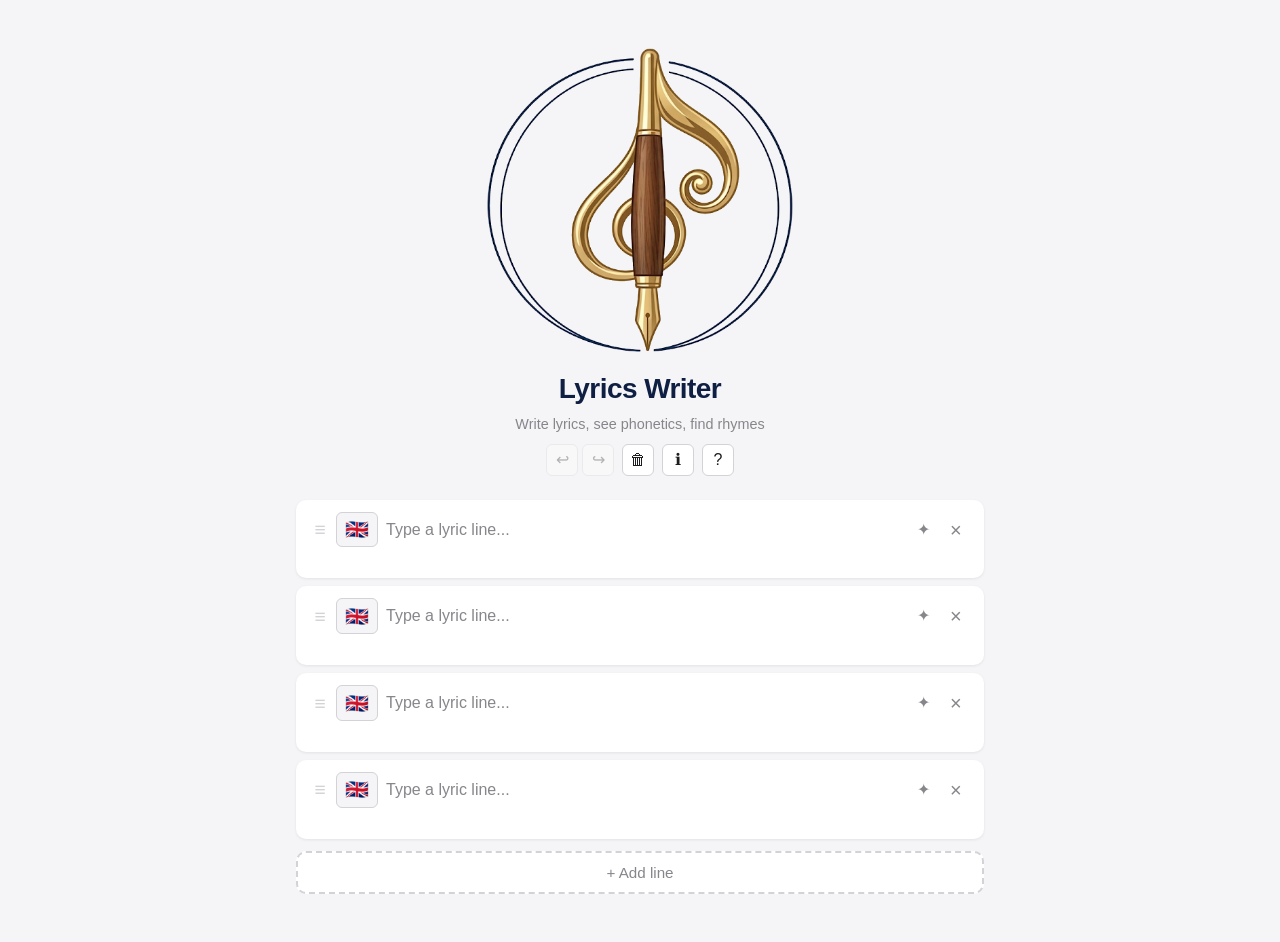
<file: index.html>
<!DOCTYPE html>
<html lang="en">
<head>
  <meta charset="UTF-8">
  <meta name="viewport" content="width=device-width, initial-scale=1.0">
  <title>Lyrics Writer</title>
  <link rel="stylesheet" href="css/style.css">
  <link rel="icon" type="image/svg+xml" href="logo/LyricsWriter.svg">
</head>
<body>
  <header class="app-header">
    <div class="header-row">
      <img src="logo/LyricsWriter.svg" alt="Lyrics Writer" class="app-logo">
      <h1>Lyrics Writer</h1>
    </div>
    <p>Write lyrics, see phonetics, find rhymes</p>
    <div class="header-controls">
      <div class="history-buttons">
        <button id="undo-btn" class="history-btn" disabled title="Undo (Ctrl+Z)">&#x21A9;</button>
        <button id="redo-btn" class="history-btn" disabled title="Redo (Ctrl+Shift+Z)">&#x21AA;</button>
      </div>
      <button id="clear-btn" class="history-btn" title="Delete all lines">&#x1F5D1;</button>
      <a href="technical.html" class="history-btn" title="Technical details">&#x2139;&#xFE0E;</a>
      <button id="about-btn" class="history-btn" title="About this tool">?</button>
    </div>
  </header>

  <!-- About modal -->
  <div id="about-modal" class="modal-overlay" hidden>
    <div class="modal">
      <button id="about-close" class="modal-close" title="Close">&times;</button>
      <h2>About Lyrics Writer</h2>

      <section>
        <h3>How it works</h3>
        <p>Lyrics Writer helps you write song lyrics with real-time phonetic feedback and rhyme detection.</p>
        <ul>
          <li><strong>Type a lyric</strong> on each line. Press <kbd>Enter</kbd> to move to the next line.</li>
          <li><strong>IPA phonetics</strong> appear below each line, showing how the words are pronounced using the International Phonetic Alphabet.</li>
          <li><strong>Rhyme detection</strong> automatically finds lines that end with the same sounds. Matching endings are <strong>bolded</strong> and color-coded &mdash; lines sharing a rhyme get a colored left border.</li>
          <li><strong>Syllable count</strong> is shown as a small badge on each line.</li>
          <li><strong>Rhyme suggestions</strong> &mdash; click the <strong>&#x2726;</strong> button on any line to get word suggestions. Each suggestion shows two scores:
            <ul>
              <li><strong style="color:#d4600a;">Rhyme score</strong> (orange number) &mdash; how many IPA sounds the word shares with the target from the end. For example, &ldquo;night&rdquo; and &ldquo;light&rdquo; share 3 sounds (/aɪt/).</li>
              <li><strong style="color:#7c3aed;">Meaning score</strong> (purple %) &mdash; how semantically close the word is to the target, measured as cosine similarity between word embeddings (100k-word vocabulary). A high score means the words tend to appear in similar contexts.</li>
            </ul>
            The slider controls the balance between the two scores. The target word can be edited directly next to the slider.
          </li>
          <li><strong>Drag &amp; drop</strong> lines using the <code>&equiv;</code> handle to reorder them.</li>
          <li><strong>Paste</strong> multiple lines at once &mdash; they are automatically split into separate lyric lines.</li>
          <li><strong>Undo / Redo</strong> with <kbd>Ctrl+Z</kbd> / <kbd>Ctrl+Shift+Z</kbd> or the header buttons.</li>
          <li>Your work is <strong>auto-saved</strong> in your browser and survives page refreshes.</li>
        </ul>
      </section>

      <section>
        <h3>&#x1F1EC;&#x1F1E7; English</h3>
        <p>IPA comes from a built-in dictionary of common words (pronouns, verbs, prepositions, contractions) and a rule-based pronunciation converter for unknown words. English spelling is irregular, so rule-based results are approximate. All processing is done locally &mdash; no network requests.</p>
      </section>

      <section>
        <h3>&#x1F1EB;&#x1F1F7; French</h3>
        <p>French uses a built-in dictionary and a comprehensive rule-based converter. French spelling is fairly regular, so most words are handled accurately. Missing accents are tolerated &mdash; typing <em>ecrire</em> will produce the same result as <em>&eacute;crire</em>.</p>
        <p>Syllable counting follows French prosody rules: the <em>e muet</em> (ə) counts as a syllable before a consonant but is elided before a vowel or at the end of a line. When elision is ambiguous, both counts are shown (e.g. <strong>11~12</strong>).</p>
      </section>

      <section>
        <h3>&#x1F1EA;&#x1F1F8; Spanish</h3>
        <p>Spanish uses a built-in dictionary and a rule-based converter. Spanish pronunciation is very regular (soft c/g, silent h, &ntilde;, ll, ch, intervocalic b/d approximants), so most words are accurately converted.</p>
      </section>

      <section>
        <h3>&#x1F1EE;&#x1F1F9; Italian</h3>
        <p>Italian uses a built-in dictionary and a rule-based converter handling sc/sch/sci, gli, gn, ch/gh, ci/gi, zz, and intervocalic s voicing. Italian pronunciation is largely predictable from spelling.</p>
      </section>

      <section>
        <h3>&#x1F3DB;&#xFE0F; Latin</h3>
        <p>Latin uses a fully rule-based converter following Classical Latin pronunciation. Digraphs (<em>ae</em>, <em>oe</em>, <em>au</em>, <em>ph</em>, <em>th</em>, <em>ch</em>, <em>qu</em>) and all standard letter values are handled.</p>
      </section>

      <section class="modal-footer">
        <p>Rhymes are detected by comparing the IPA endings of all lines. Lines sharing any common ending sound are grouped together and color-coded. Cross-language rhymes work naturally since comparison is based on sound, not spelling. All processing runs entirely in your browser &mdash; no data is sent to any server.</p>
      </section>
    </div>
  </div>
  <main class="app-container">
    <div id="lines-container"></div>
    <button id="add-line-btn" class="add-line-btn">+ Add line</button>
  </main>

  <script src="js/languages.js"></script>
  <script src="js/ipa.js"></script>
  <script src="js/rhyme.js"></script>
  <!-- Word data (data/words_{lang}.js) is lazy-loaded on first ✦ click. -->
  <!-- Run scripts/build_word_data.py to generate them.                  -->
  <script src="js/suggest.js"></script>
  <script src="js/line.js"></script>
  <script src="js/app.js"></script>
</body>
</html>
</file>
<file: css/style.css>
*, *::before, *::after {
  box-sizing: border-box;
  margin: 0;
  padding: 0;
}

:root {
  --bg: #f5f5f7;
  --surface: #ffffff;
  --text: #1d1d1f;
  --text-muted: #86868b;
  --border: #d2d2d7;
  --accent: #0071e3;
  --accent-hover: #0077ed;
  --danger: #ff3b30;
  --radius: 10px;
  --shadow: 0 1px 3px rgba(0, 0, 0, 0.08);
}

body {
  font-family: -apple-system, BlinkMacSystemFont, 'Segoe UI', Roboto, Helvetica, Arial, sans-serif;
  background: var(--bg);
  color: var(--text);
  line-height: 1.5;
  min-height: 100vh;
}

.app-header {
  text-align: center;
  padding: 2.5rem 1rem 1.5rem;
}

.header-row {
  display: flex;
  flex-direction: column;
  align-items: center;
  gap: 0.5rem;
}

.app-logo {
  height: 20rem;
  width: auto;
}

.history-buttons {
  display: flex;
  gap: 0.25rem;
}

.history-btn {
  background: var(--surface);
  border: 1px solid var(--border);
  border-radius: 6px;
  width: 2rem;
  height: 2rem;
  font-size: 1rem;
  cursor: pointer;
  color: var(--text);
  display: inline-flex;
  align-items: center;
  justify-content: center;
  transition: border-color 0.2s, background 0.2s, opacity 0.2s;
}

.history-btn:hover:not(:disabled) {
  border-color: var(--accent);
  background: var(--bg);
}

.history-btn:disabled {
  opacity: 0.3;
  cursor: default;
}

a.history-btn {
  text-decoration: none;
}

.app-header h1 {
  font-size: 1.75rem;
  font-weight: 700;
  letter-spacing: -0.02em;
  color: #0e1f43;
}

.app-header p {
  color: var(--text-muted);
  font-size: 0.9rem;
  margin-top: 0.25rem;
}

.app-container {
  max-width: 720px;
  margin: 0 auto;
  padding: 0 1rem 3rem;
}

#lines-container {
  display: flex;
  flex-direction: column;
  gap: 0.5rem;
}

.lyric-line {
  background: var(--surface);
  border-radius: var(--radius);
  padding: 0.75rem 1rem;
  box-shadow: var(--shadow);
  transition: box-shadow 0.2s;
}

.lyric-line:hover {
  box-shadow: 0 2px 8px rgba(0, 0, 0, 0.1);
}

.input-row {
  display: flex;
  align-items: center;
  gap: 0.5rem;
}

.drag-handle {
  cursor: grab;
  color: var(--border);
  font-size: 1.2rem;
  user-select: none;
  padding: 0 0.15rem;
  line-height: 1;
  transition: color 0.2s;
}

.drag-handle:hover {
  color: var(--text-muted);
}

.drag-handle:active {
  cursor: grabbing;
}

.lyric-line.dragging {
  opacity: 0.4;
}

.lang-select {
  appearance: none;
  -webkit-appearance: none;
  background: var(--bg);
  border: 1px solid var(--border);
  border-radius: 6px;
  padding: 0.4rem 0.5rem;
  font-size: 1.2rem;
  cursor: pointer;
  text-align: center;
  min-width: 2.5rem;
  transition: border-color 0.2s;
}

.lang-select:hover {
  border-color: var(--accent);
}

.lang-select:focus {
  outline: none;
  border-color: var(--accent);
  box-shadow: 0 0 0 3px rgba(0, 113, 227, 0.15);
}

.lyric-input {
  flex: 1;
  border: none;
  background: transparent;
  font-size: 1rem;
  color: var(--text);
  padding: 0.4rem 0;
  outline: none;
  font-family: inherit;
}

.lyric-input::placeholder {
  color: var(--text-muted);
}

.syllable-count {
  font-size: 0.75rem;
  color: var(--text-muted);
  background: var(--bg);
  border-radius: 999px;
  min-width: 1.5rem;
  height: 1.5rem;
  padding: 0 0.4rem;
  display: inline-flex;
  align-items: center;
  justify-content: center;
  flex-shrink: 0;
  white-space: nowrap;
}

.syllable-count:empty {
  display: none;
}

.delete-btn {
  background: none;
  border: none;
  color: var(--text-muted);
  font-size: 1.25rem;
  cursor: pointer;
  padding: 0.2rem 0.4rem;
  border-radius: 4px;
  transition: color 0.2s, background 0.2s;
  line-height: 1;
}

.delete-btn:hover {
  color: var(--danger);
  background: rgba(255, 59, 48, 0.08);
}

.ipa-display {
  font-size: 0.85rem;
  color: var(--text-muted);
  padding: 0.25rem 0 0 4.25rem;
  min-height: 1.4em;
  font-family: 'Segoe UI', Roboto, Helvetica, Arial, sans-serif;
  transition: font-weight 0.2s;
}

.rhyme-match {
  font-weight: 700;
  color: var(--text);
}


.ipa-unknown {
  opacity: 0.5;
  font-style: italic;
}

.ipa-loading {
  color: var(--text-muted);
  font-style: italic;
}

.add-line-btn {
  display: block;
  width: 100%;
  margin-top: 0.75rem;
  padding: 0.7rem;
  background: var(--surface);
  border: 2px dashed var(--border);
  border-radius: var(--radius);
  color: var(--text-muted);
  font-size: 0.95rem;
  cursor: pointer;
  transition: border-color 0.2s, color 0.2s;
}

.add-line-btn:hover {
  border-color: var(--accent);
  color: var(--accent);
}

.header-controls {
  display: flex;
  align-items: center;
  justify-content: center;
  gap: 0.5rem;
  margin-top: 0.5rem;
}

/* About modal */
.modal-overlay {
  position: fixed;
  inset: 0;
  background: rgba(0, 0, 0, 0.4);
  display: flex;
  align-items: center;
  justify-content: center;
  z-index: 100;
  padding: 1rem;
}

.modal-overlay[hidden] {
  display: none;
}

.modal {
  background: var(--surface);
  border-radius: 14px;
  max-width: 600px;
  width: 100%;
  max-height: 80vh;
  overflow-y: auto;
  padding: 2rem;
  position: relative;
  box-shadow: 0 8px 32px rgba(0, 0, 0, 0.2);
}

.modal-close {
  position: absolute;
  top: 0.75rem;
  right: 0.75rem;
  background: none;
  border: none;
  font-size: 1.5rem;
  cursor: pointer;
  color: var(--text-muted);
  width: 2rem;
  height: 2rem;
  display: flex;
  align-items: center;
  justify-content: center;
  border-radius: 6px;
  transition: background 0.2s, color 0.2s;
}

.modal-close:hover {
  background: var(--bg);
  color: var(--text);
}

.modal h2 {
  font-size: 1.4rem;
  font-weight: 700;
  margin-bottom: 1.25rem;
}

.modal h3 {
  font-size: 1.05rem;
  font-weight: 600;
  margin-top: 1.25rem;
  margin-bottom: 0.4rem;
}

.modal p {
  color: var(--text);
  font-size: 0.9rem;
  line-height: 1.6;
  margin-bottom: 0.5rem;
}

.modal ul {
  padding-left: 1.25rem;
  margin-bottom: 0.5rem;
}

.modal li {
  font-size: 0.9rem;
  line-height: 1.6;
  margin-bottom: 0.25rem;
}

.modal kbd {
  background: var(--bg);
  border: 1px solid var(--border);
  border-radius: 4px;
  padding: 0.1rem 0.35rem;
  font-size: 0.8rem;
  font-family: inherit;
}

.modal code {
  background: var(--bg);
  padding: 0.1rem 0.3rem;
  border-radius: 3px;
  font-size: 0.85rem;
}

.modal-footer {
  border-top: 1px solid var(--border);
  padding-top: 1rem;
  margin-top: 1.25rem;
}

.modal-footer p {
  color: var(--text-muted);
  font-size: 0.85rem;
}

/* ── Suggest button ──────────────────────────────────────────────────────── */
.suggest-btn {
  background: none;
  border: none;
  color: var(--text-muted);
  font-size: 1rem;
  cursor: pointer;
  padding: 0.2rem 0.35rem;
  border-radius: 4px;
  transition: color 0.2s, background 0.2s;
  line-height: 1;
  flex-shrink: 0;
}

.suggest-btn:hover {
  color: var(--accent);
  background: rgba(0, 113, 227, 0.08);
}

.suggest-btn.active {
  color: var(--accent);
}

/* ── Suggest panel ───────────────────────────────────────────────────────── */
.suggest-panel {
  padding: 0.55rem 0.75rem 0.65rem 4.25rem;
  border-top: 1px solid var(--border);
  margin-top: 0.25rem;
  display: flex;
  flex-direction: column;
  gap: 0.5rem;
}

/* ── Slider row ──────────────────────────────────────────────────────────── */
.suggest-slider-row {
  display: flex;
  align-items: center;
  gap: 0.5rem;
}

.suggest-target-input {
  border: none;
  border-bottom: 1.5px solid var(--border);
  background: transparent;
  font-family: inherit;
  font-size: 0.88rem;
  font-weight: 600;
  color: var(--accent);
  width: 12ch;
  min-width: 3ch;
  max-width: 14ch;
  padding: 0 0.1rem 0.05rem;
  outline: none;
  text-align: center;
  transition: border-color 0.15s, width 0.1s;
}

.suggest-target-input:focus {
  border-bottom-color: var(--accent);
}

.suggest-slider-sep {
  color: var(--border);
  font-size: 0.9rem;
  flex-shrink: 0;
}

.suggest-slider-label {
  font-size: 0.7rem;
  font-weight: 600;
  text-transform: uppercase;
  letter-spacing: 0.04em;
  color: var(--text-muted);
  white-space: nowrap;
  flex-shrink: 0;
  transition: opacity 0.2s;
}

.suggest-slider {
  flex: 1;
  accent-color: var(--accent);
  cursor: pointer;
  min-width: 80px;
}

.suggest-panel[hidden] {
  display: none;
}

.suggest-chips {
  display: flex;
  flex-wrap: wrap;
  gap: 0.3rem;
}

.suggest-chip {
  background: var(--bg);
  border: 1px solid var(--border);
  border-radius: 999px;
  padding: 0.2rem 0.65rem;
  font-size: 0.82rem;
  font-family: inherit;
  cursor: pointer;
  color: var(--text);
  transition: border-color 0.15s, background 0.15s, color 0.15s;
  white-space: nowrap;
}

.suggest-chip:hover {
  border-color: var(--accent);
  background: rgba(0, 113, 227, 0.06);
}

.suggest-chip:hover .chip-word {
  color: var(--accent);
}

.suggest-chip.copied {
  border-color: #34c759;
  background: rgba(52, 199, 89, 0.08);
}

.suggest-chip.copied .chip-word {
  color: #34c759;
}

.chip-score {
  font-size: 0.68rem;
  font-weight: 700;
  margin-left: 0.3rem;
  opacity: 0.8;
}

.chip-rhyme {
  color: #d4600a;
}

.chip-sem {
  color: #7c3aed;
}

.suggest-loading,
.suggest-empty,
.suggest-error {
  font-size: 0.82rem;
  color: var(--text-muted);
  font-style: italic;
}

.suggest-error {
  color: var(--danger);
  font-style: normal;
}

@media (max-width: 480px) {
  .app-header h1 {
    font-size: 1.4rem;
  }

  .lyric-line {
    padding: 0.6rem 0.75rem;
  }

  .ipa-display {
    padding-left: 3rem;
  }
}
</file>
